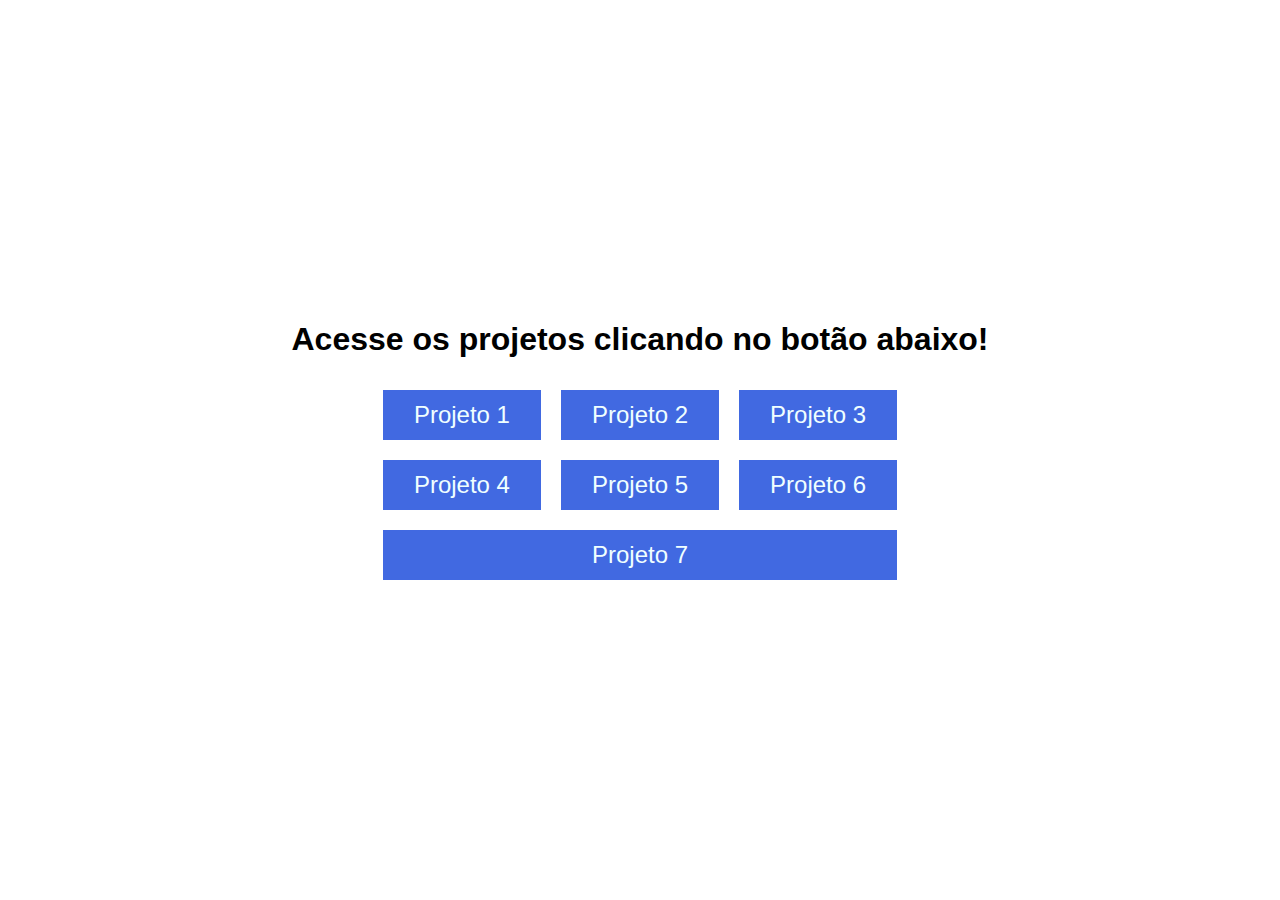
<file: index.html>
<!DOCTYPE html>
<html lang="pt-BR">
<head>
    <meta charset="UTF-8">
    <meta http-equiv="X-UA-Compatible" content="IE=edge">
    <meta name="viewport" content="width=device-width, initial-scale=1.0">
    <link rel="stylesheet" href="./styles.css">
    <title>Desáfios - Frontend Mentor</title>
</head>
<body>
    <main class="main">
        <h1>Acesse os projetos clicando no botão abaixo!</h1>
        <div class="grid">
            <a href="/project1">Projeto 1</a>
            <a href="/project2">Projeto 2</a>
            <a href="/project3">Projeto 3</a>
            <a href="/project4">Projeto 4</a>
            <a href="/project5">Projeto 5</a>
            <a href="/project6">Projeto 6</a>
            <a href="/project7">Projeto 7</a>
        </div>
    </main>
</body>
</html>
</file>
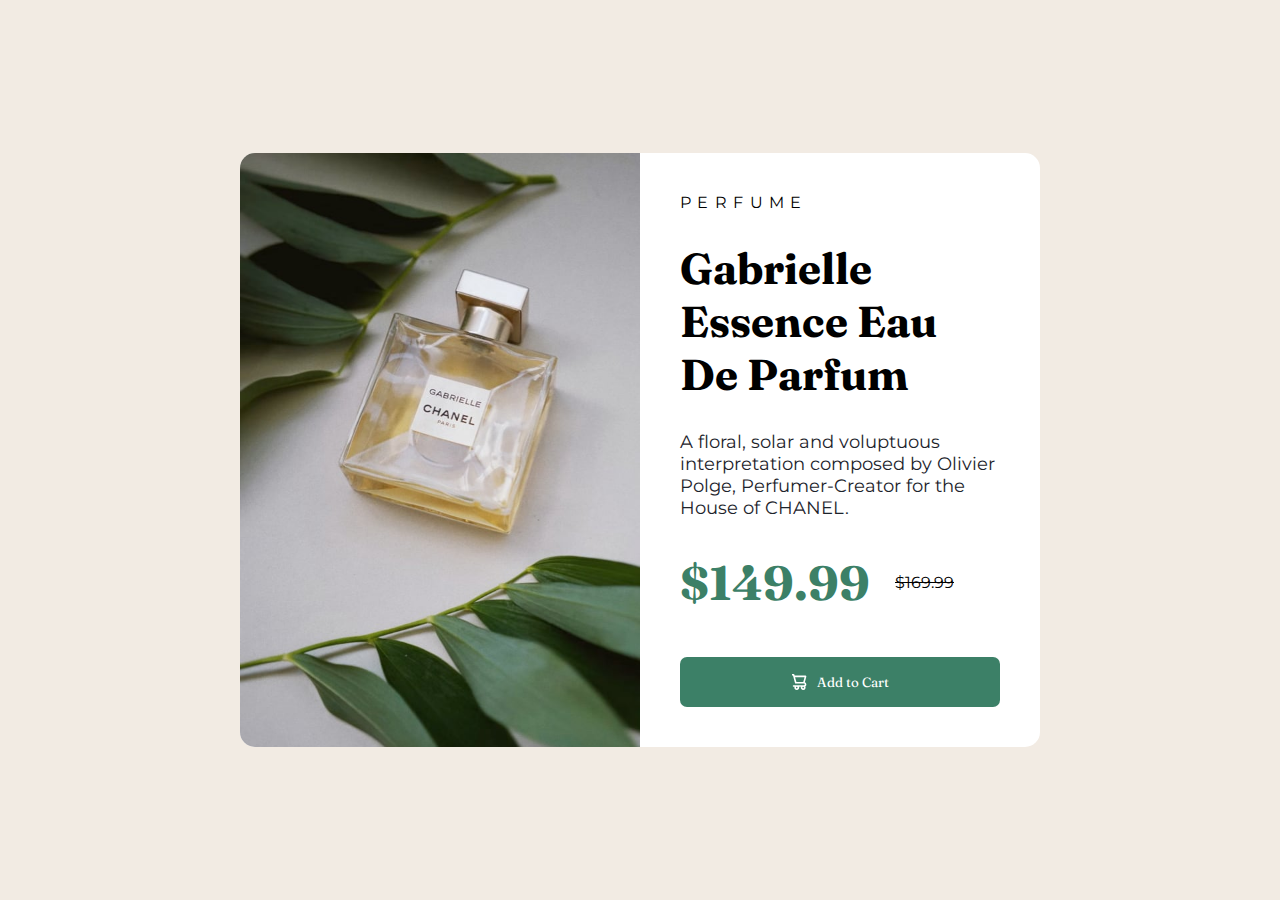
<file: project1/index.html>
<!DOCTYPE html>
<html lang="en">
<head>
  <meta charset="UTF-8">
  <meta name="viewport" content="width=device-width, initial-scale=1.0"> <!-- displays site properly based on user's device -->

  <link rel="stylesheet" href="styles.css">

  <link rel="icon" type="image/png" sizes="32x32" href="./images/favicon-32x32.png">
  
  <title>Project 1 - Front-End Mentor</title>
</head>
<body>

  <main class="container">
    <section class="popup">
      <div class="columns">
      </div>
      <div class="columns">
        <span>PERFUME</span>
        <h1>Gabrielle Essence Eau De Parfum</h1>

        <p>A floral, solar and voluptuous interpretation composed by Olivier Polge, 
          Perfumer-Creator for the House of CHANEL.
        </p>
        <div class="price">
          <h2>$149.99</h2>
          <s>$169.99</s>
        </div>

        <button>
          <img src="images/icon-cart.svg" alt="carrinho"/>
          Add to Cart
        </button>
      </div>
    </section>

  </main>

</body>
</html>
</file>
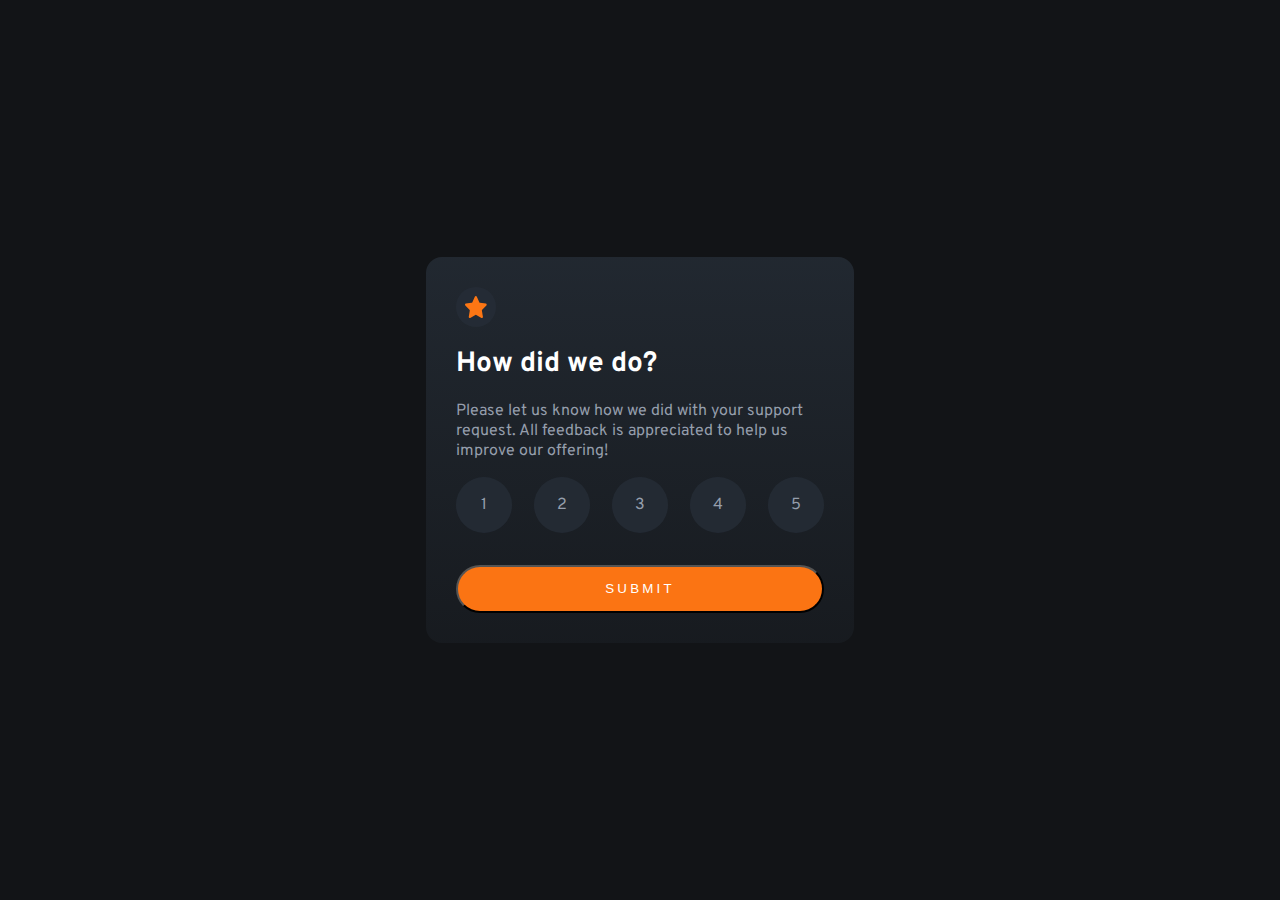
<file: project2/index.html>
<!DOCTYPE html>
<html lang="en">
<head>
  <meta charset="UTF-8">
  <meta name="viewport" content="width=device-width, initial-scale=1.0"> <!-- displays site properly based on user's device -->

  <link rel="icon" type="image/png" sizes="32x32" href="./images/favicon-32x32.png">
  <link rel="stylesheet" href="styles.css">
  
  <title>Project 2 - Front-end Mentor</title>
</head>
<body>

  <main class="container">
    <section class="popup" id="firstStep">
      <div class="icon-div">
        <img src="images/icon-star.svg" alt="star-icon"/>
      </div>

      <h1>How did we do?</h1>
      <p>Please let us know how we did with your support request. All feedback is appreciated 
        to help us improve our offering!
      </p>

      <form id="form">
        <div class="form-container">
          <label class="label-radio">
            <div class="div-radio">
              <span>1</span>
              <input type="radio" name="r1" class="radio" value="1">
            </div>
          </label>
          <label class="label-radio">
            <div class="div-radio">
              <span>2</span>
              <input type="radio" name="r1" class="radio" value="2">
            </div>
          </label>
          <label class="label-radio">
            <div class="div-radio">
              <span>3</span>
              <input type="radio" name="r1" class="radio" value="3">
            </div>
          </label>
          <label class="label-radio">
            <div class="div-radio">
              <span>4</span>
              <input type="radio" name="r1" class="radio" value="4">
            </div>
          </label>
          <label class="label-radio">
            <div class="div-radio">
              <span>5</span>
              <input type="radio" name="r1" class="radio" value="5">
            </div>
          </label>
        </div>
        <button type="submit" id="button"> Submit</button>
      </form>
    </section>

    <section class="popup invisible" id="thankspage">
      <div class="containerThanks">
        <img src="images/illustration-thank-you.svg" alt="star icon illustration"/>
        <div class="styleSelected">
          <p>You selected <span id="value"></span> out of 5</p>
        </div>
        <h1>Thank you!</h1>
        <p>
          We appreciate you taking the time to give a rating. If you ever need more support, 
          don't hesitate to get in touch!
        </p>
      </div>
    </section>
  </main>

  <script>
    var form = document.querySelector('#form')
    var botao = document.querySelector('#button')
    var text = document.querySelector('#value')
    var step1 = document.querySelector('#firstStep')
    var step2 = document.querySelector('#thankspage')


      botao.addEventListener('click', function (e){
        e.preventDefault();
        if(form.r1.value !== ''){
          text.textContent = form.r1.value
          console.log(form.r1.value);
          step1.classList.add("invisible")
          step2.classList.remove("invisible")
        }else{
          alert('Select a note!')
        }
      })



</script>
</body>
</html>
</file>
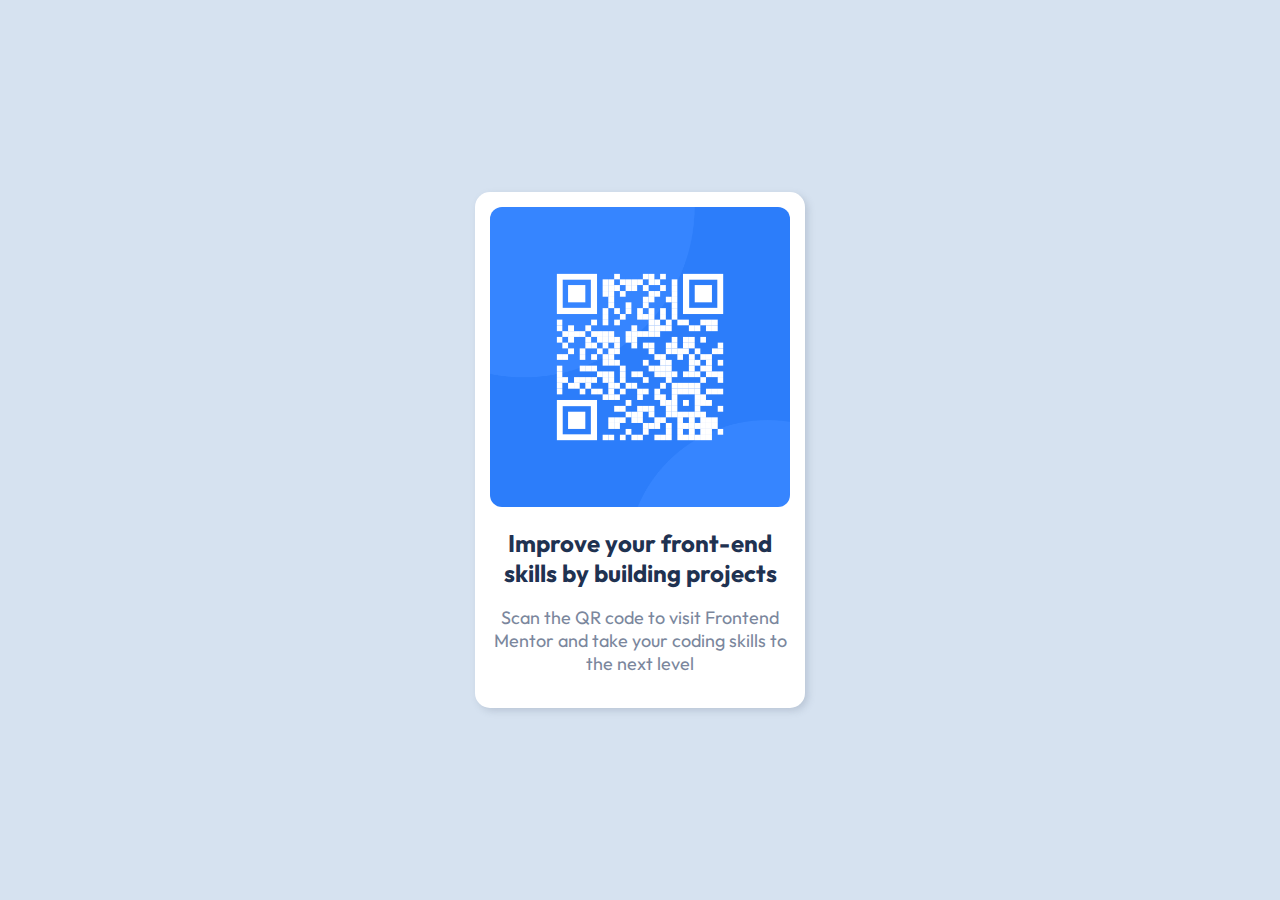
<file: project3/index.html>
<!DOCTYPE html>
<html lang="en">
<head>
  <meta charset="UTF-8">
  <meta name="viewport" content="width=device-width, initial-scale=1.0"> <!-- displays site properly based on user's device -->

  <link rel="icon" type="image/png" sizes="32x32" href="./images/favicon-32x32.png">
  <link rel="stylesheet" href="styles.css">
  <title>Frontend Mentor | QR code component</title>
</head>
<body class="container">
  <main class="popup">

    <img src="./images/image-qr-code.png" alt="image QR code">

    <h1>Improve your front-end skills by building projects</h1>

    <p>
      Scan the QR code to visit Frontend Mentor and take your coding 
      skills to the next level
    </p>
    

  </main>
</body>
</html>
</file>
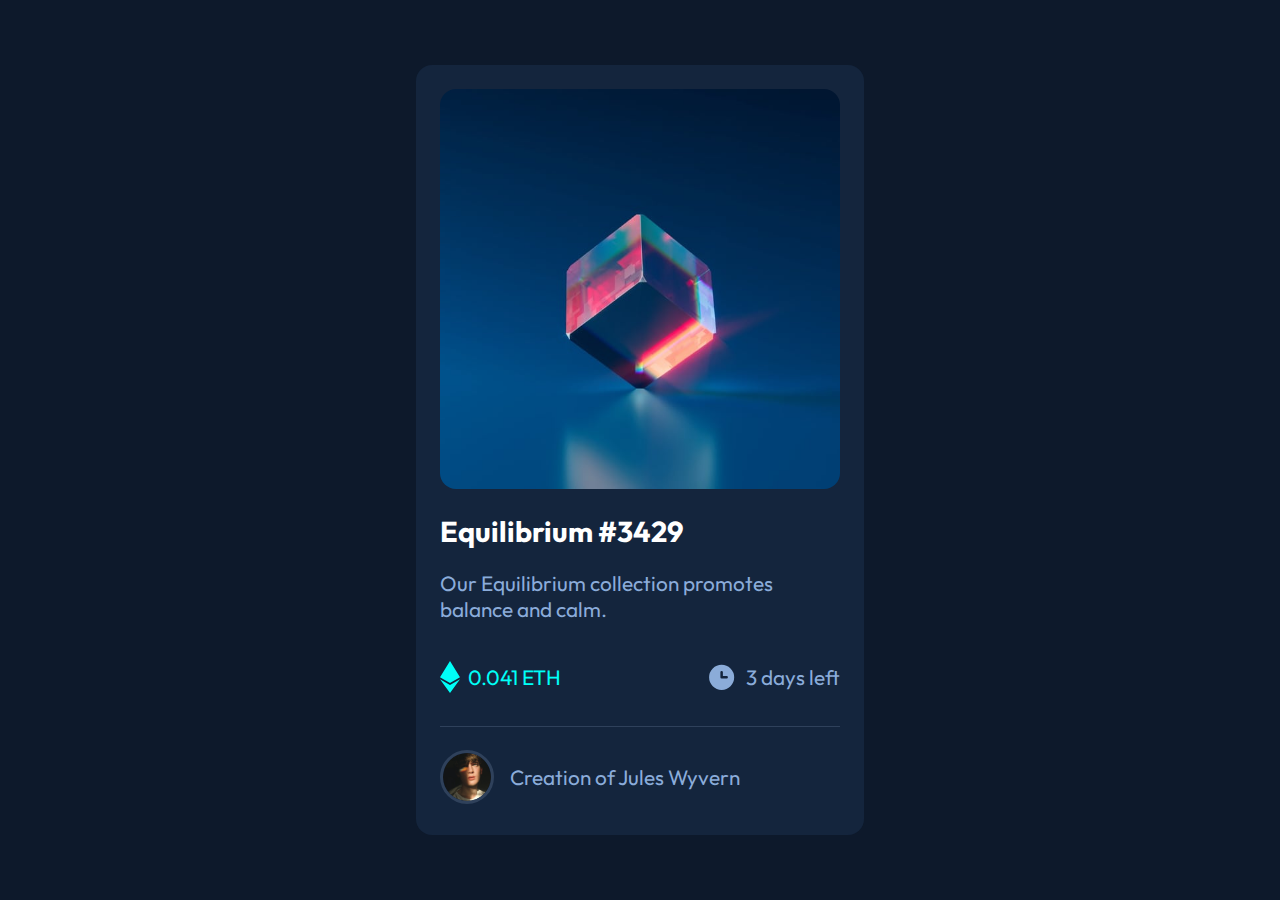
<file: project4/index.html>
<!DOCTYPE html>
<html lang="en">
<head>
  <meta charset="UTF-8">
  <meta name="viewport" content="width=device-width, initial-scale=1.0"> <!-- displays site properly based on user's device -->

  <link rel="icon" type="image/png" sizes="32x32" href="./images/favicon-32x32.png">
  <link rel="stylesheet" href="styles.css">
  
  <title>Frontend Mentor | NFT preview card component</title>

</head>
<body class="container">
  <main class="popup">
    <div class="imageContainer">
      <img src="images/image-equilibrium.jpg" alt="nft Equilibrium" class="imageEquilibrium">
      <div class="divView">
        <img src="images/icon-view.svg" alt="icon-view">
      </div>
    </div>

    <h1><a href="#">Equilibrium #3429</a></h1>

    <p>Our Equilibrium collection promotes balance and calm.</p>

    <section class="details">
      <div class="sectionDetail">
        <img src="images/icon-ethereum.svg" alt="icone do ethereum" >
        <p>0.041 ETH</p>
      </div>
      <div class="sectionDetail">
        <img src="images/icon-clock.svg" alt="icone de relogio">
        <p>3 days left</p>
      </div>
    </section>

    <div class="author">
      <img src="images/image-avatar.png" alt="foto do criador">
      <p>Creation of <a href="#">Jules Wyvern</a></p>
    </div>
  </main>
</body>
</html>
</file>
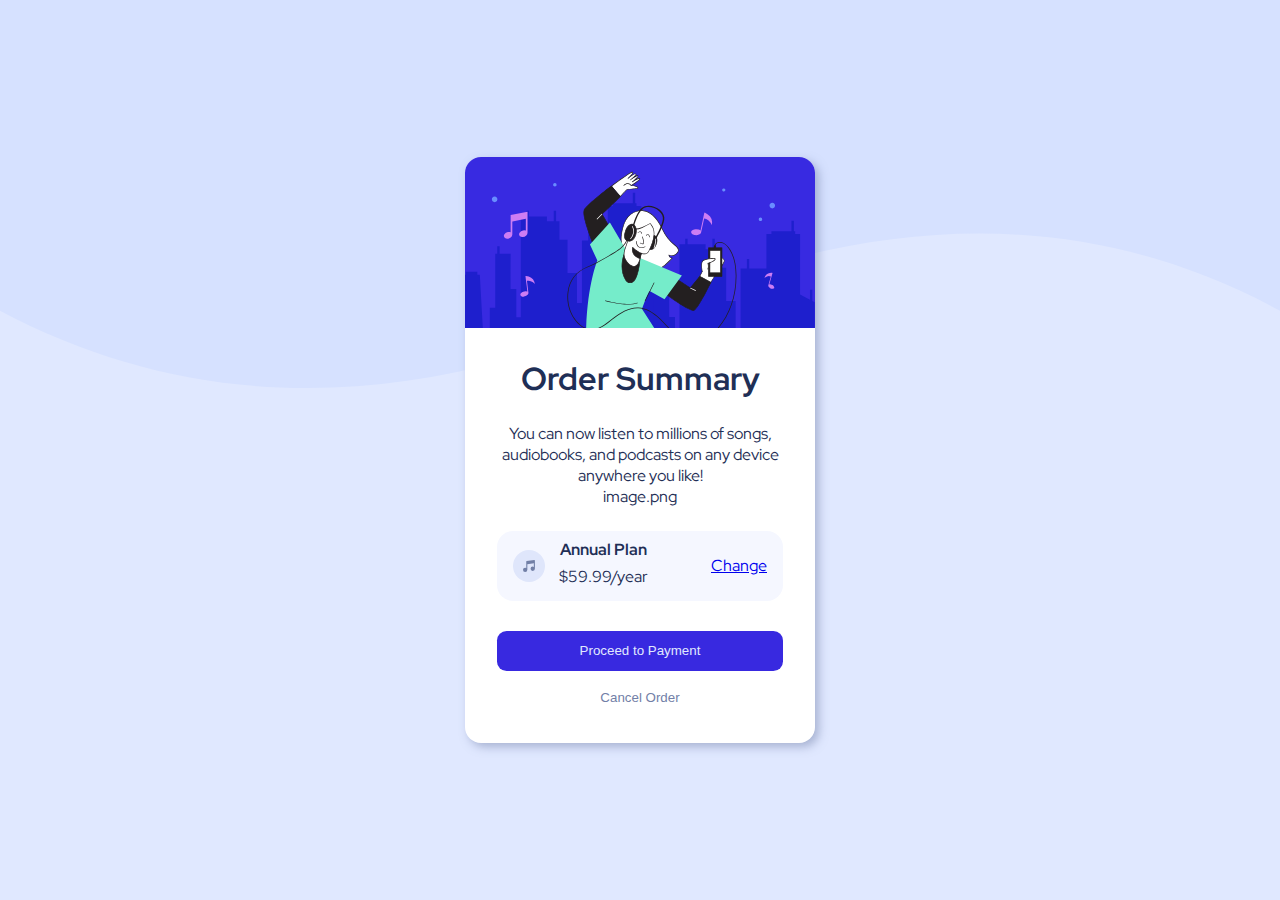
<file: project5/index.html>
<!DOCTYPE html>
<html lang="en">
<head>
  <meta charset="UTF-8">
  <meta name="viewport" content="width=device-width, initial-scale=1.0"> <!-- displays site properly based on user's device -->

  <link rel="icon" type="image/png" sizes="32x32" href="./images/favicon-32x32.png">
  <link href="./styles.css" rel="stylesheet">
  
  <title>Frontend Mentor | Order summary card</title>

</head>
<body class="container">
  <main class="card">
    <img src="images/illustration-hero.svg" alt="Ilustration Hero" class="image"/>

    <section class="card-content">  
      <h1>Order Summary</h1>
      <p>You can now listen to millions of songs, audiobooks, and podcasts on any device anywhere you like!</p>
      image.png
      <section class="details">
          <img src="images/icon-music.svg" alt="icon music">
          <section>
            <strong>Annual Plan</strong>
            <p>$59.99/year</p>
          </section>
        <a href="#">Change</a>
      </section>
      <button>
        Proceed to Payment
      </button>
      <button>
        Cancel Order
      </button>
    </section>
  </main>
</body>
</html>
</file>
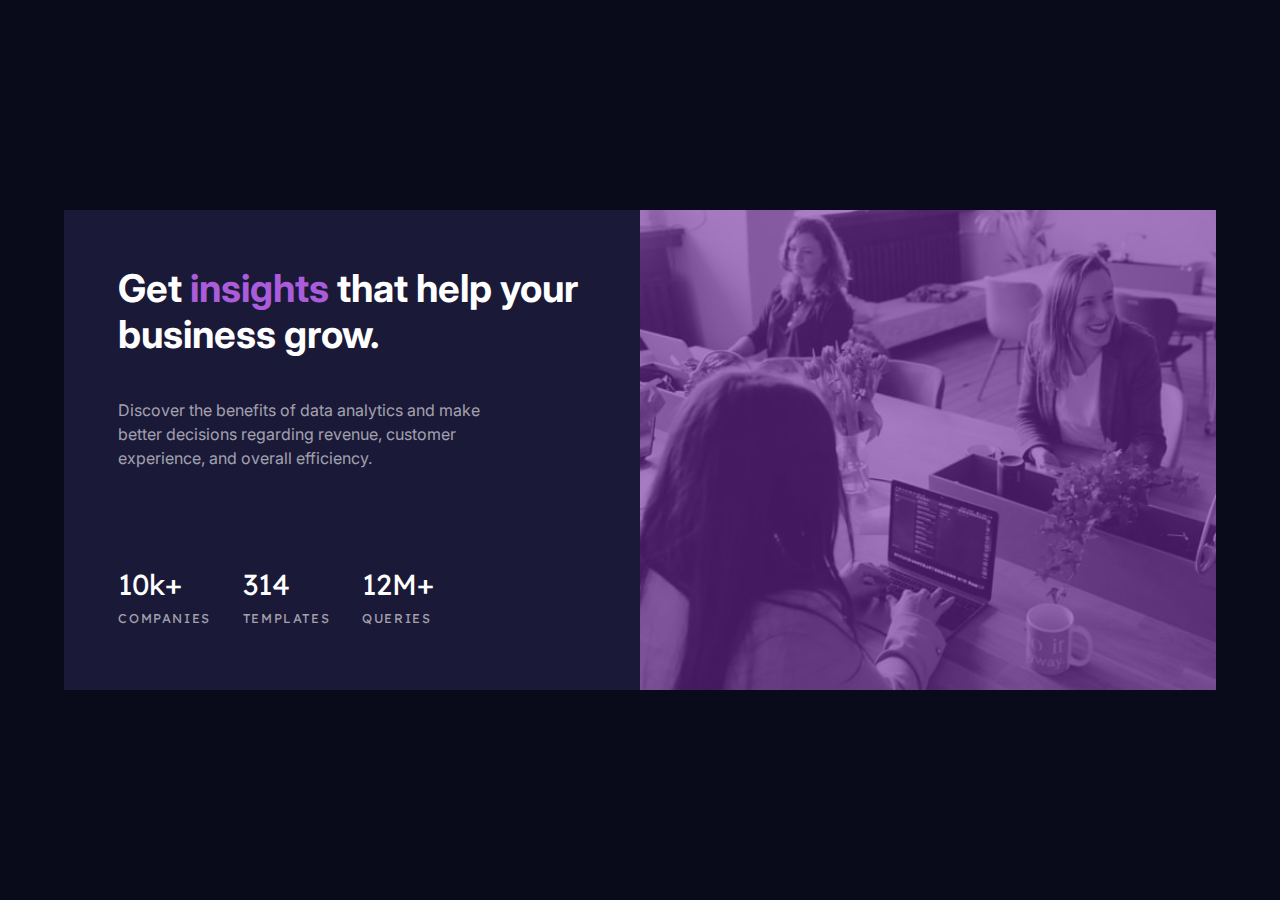
<file: project6/index.html>
<!DOCTYPE html>
<html lang="en">
<head>
  <meta charset="UTF-8">
  <meta name="viewport" content="width=device-width, initial-scale=1.0">

  <link rel="icon" type="image/png" sizes="32x32" href="./images/favicon-32x32.png">
  <link href="styles.css" rel="stylesheet">
  
  <title>Frontend Mentor | Stats preview card component</title>

</head>
<body class="container">
  <main class="card">
    <section class="textBlock">
      <h1>Get <span>insights</span> that help your business grow.</h1>

      <p>Discover the benefits of data analytics and make better decisions regarding revenue, customer 
        experience, and overall efficiency.
      </p>

      <section class="numbersSection">
        <article>
          <h2>10k+</h2>
          <h3>Companies</h3>
        </article>
        <article>
          <h2>314</h2>
          <h3>templates</h3>
        </article>
        <article>
          <h2>12M+</h2>
          <h3>queries</h3>
        </article>
      </section>
    </section>
    <section class="imageBlock">
      <picture>
        <source media="(min-width:500px)" srcset="images/image-header-desktop.jpg" class="imagem">
        <source media="(max-width:501px)" srcset="images/image-header-mobile.jpg" class="imagem">
        <img src="images/image-header-desktop.jpg" alt="Image Header" class="imagem">
      </picture>
    </section>
  </main>
</body>
</html>
</file>
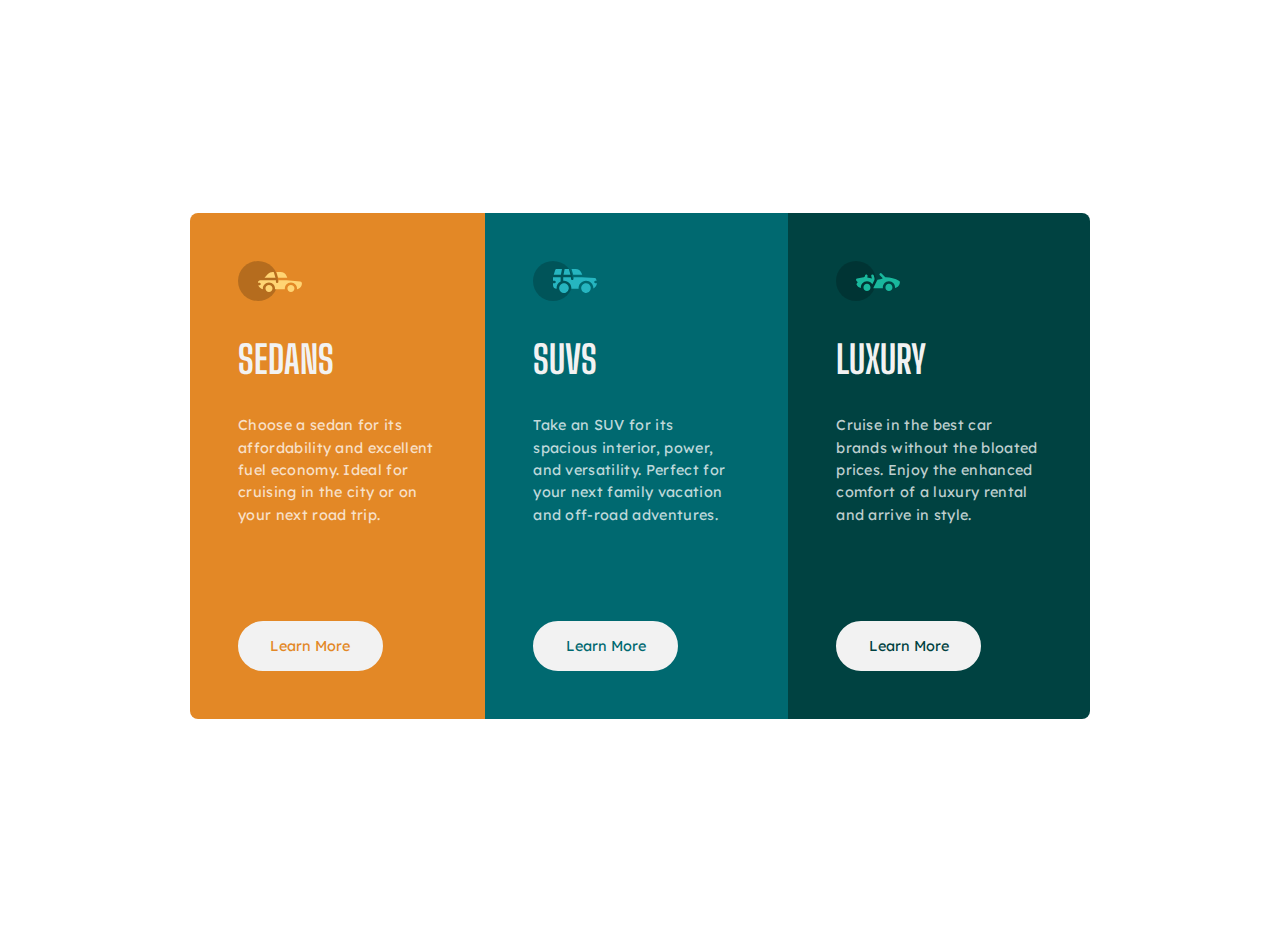
<file: project7/index.html>
<!DOCTYPE html>
<html lang="en">
<head>
  <meta charset="UTF-8">
  <meta name="viewport" content="width=device-width, initial-scale=1.0"> <!-- displays site properly based on user's device -->

  <link rel="icon" type="image/png" sizes="32x32" href="./images/favicon-32x32.png">
  <link rel="stylesheet" href="styles.css">
  
  <title>Frontend Mentor | 3-column preview card component</title>

</head>
<body class="container">
  <main class="wrapper">
    <section class="cards sedans">
      <img src="images/icon-sedans.svg" alt="Icon sedans car">
      <h2>Sedans</h2>
      <p>Choose a sedan for its affordability and excellent fuel economy. Ideal for cruising in the city 
        or on your next road trip.</p>
        <button>Learn More</button>
    </section>
      
    <section class="cards suvs">
      <img src="images/icon-suvs.svg" alt="Icon sedans car">
      <h2>SUVs</h2>
      <p>Take an SUV for its spacious interior, power, and versatility. Perfect for your next family vacation 
        and off-road adventures.</p>
        <button>Learn More</button>
    </section>
        
    <section class="cards luxury">
      <img src="images/icon-luxury.svg" alt="Icon sedans car">
      <h2>Luxury</h2>
      <p>
        Cruise in the best car brands without the bloated prices. Enjoy the enhanced comfort of a luxury 
        rental and arrive in style.</p>
        <button>Learn More</button>
    </section>
  </main>
</body>
</html>
</file>
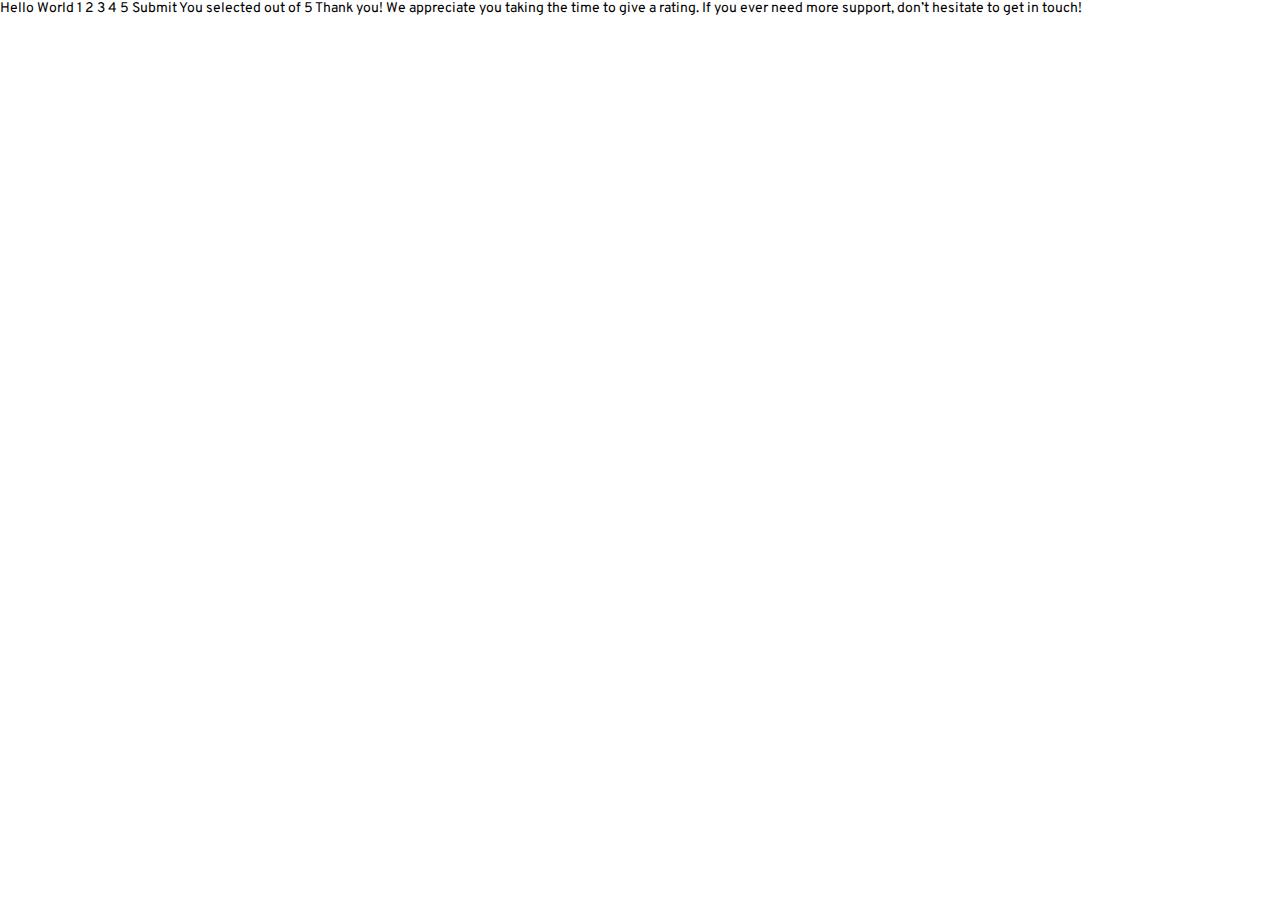
<file: project2/thanks.html>
<!DOCTYPE html>
<html lang="en">
<head>
  <meta charset="UTF-8">
  <meta name="viewport" content="width=device-width, initial-scale=1.0"> <!-- displays site properly based on user's device -->

  <link rel="icon" type="image/png" sizes="32x32" href="./images/favicon-32x32.png">
  <link rel="stylesheet" href="styles.css">
  
  <title>Project 2 - Front-end Mentor</title>
</head>
    <body>

        Hello World

          <!-- Rating state start -->

 



  1 2 3 4 5

  Submit

  <!-- Rating state end -->

  <!-- Thank you state start -->

  You selected <!-- Add rating here --> out of 5

  Thank you!

  We appreciate you taking the time to give a rating. If you ever need more support, 
  don’t hesitate to get in touch!

  <!-- Thank you state end -->

    </body>
</html>
</file>
<file: styles.css>
*{
    padding: 0;
    margin: 0;
    font-family: sans-serif;
}

.main{
    display: flex;
    align-items: center;
    justify-content: center;
    flex-direction: column;
    width: 100vw;
    height: 100vh;
    text-align: center;
}

.grid{
    display: grid;
    grid-template-columns: auto auto auto;
    
    gap: 20px;
    margin-top: 2rem;
}

.grid a{
    background-color: royalblue;
    padding: 10px 30px;
    color: azure;
    text-decoration: none;
    font-size: 24px;
    text-align: center;
    transition: all 1s;
    border: 1px solid royalblue;

}

.grid a:hover{
    background-color: transparent;
    color: royalblue;
    box-shadow: 0px 0px 15px #00000060;
    border: 1px solid royalblue;
    transform: scale(1.2);
}


a:nth-last-child(1){
    grid-column-start: 1;
    grid-column-end: 4;
}
</file>
<file: project1/styles.css>
@import url('https://fonts.googleapis.com/css2?family=Montserrat&family=Fraunces:wght@400;700&display=swap');

:root{
    --dark-cyan: hsl(158, 36%, 37%);
    --cream: hsl(30, 38%, 92%);

    --very-dark-blue: hsl(212, 21%, 14%);
    --dark-grayish-blue: hsl(228, 12%, 48%);
    --white: hsl(0, 0%, 100%);
}

body{
    padding: 0px;
    margin: 0px;
    box-sizing: border-box;
    font-family: 'Montserrat', sans-serif;
}

.container{
    background-color: var(--cream);
    height: 100vh;
    width: 100vw;
    display: flex;
    justify-content: center;
    align-items: center;
}

.popup{
    display: flex;
    flex-direction: row;
    background-color: var(--white);
    max-width: 800px;
    width: 90%;

    border-radius: 15px;
}

.image{
    width: 500px;
}

.columns{
    min-width: 50%;
    width: 50%;
    padding: 40px;
    box-sizing: border-box;
}

.columns:nth-child(1){
    background-image: url(./images/image-product-desktop.jpg);
    background-size: cover;
    border-radius: 15px 0px  0px 15px;
}

span{
    letter-spacing: 0.4rem;
}

.price{
    display: flex;
    align-items: center;
    height: 90px;
}

.price h2{
    margin-right: 25px;
    color: var(--dark-cyan);
    font-size: 3rem;
    font-family: Fraunces;
}

h1{
    margin: 30px 0;
    font-family: Fraunces;
    font-size: 2.7rem;
}

button{
    font-family: Fraunces;
    color: var(--white);
    border: 0;
    height: 50px;
    width: 100%;
    background-color: var(--dark-cyan);
    border-radius: 7px;
    margin-top: 30px;

    display: flex;
    justify-content: center;
    align-items: center;

    transition: all 0.7s;
    cursor: pointer;
}

button:hover{
    background-color: var(--very-dark-blue);
}

button img{
    margin-right: 10px;
}

p{
    font-size: 18px;
    color: var(--very-dark-blue);
}

@media(max-width:730px){
    .popup{
        display: flex;
        flex-direction: column;
    }

    .columns{
        width: 100%;
    }

    .columns:nth-child(1){
        background-image: url(./images/image-product-mobile.jpg);
        background-size: cover;
        border-radius: 15px 15px  0px 0px;
        height: 350px;
    }
}
</file>
<file: project2/styles.css>
@import url('https://fonts.googleapis.com/css2?family=Overpass:wght@400;700&display=swap');

:root{
    --orange: hsl(25, 97%, 53%);

    --white: hsl(0, 0%, 100%);
    --light-grey: hsl(217, 12%, 63%);
    --medium-grey: hsl(216, 12%, 54%, 0.5);
    --dark-blue: hsl(213, 19%, 18%, 0.8);
    --very-dark-blue: hsl(216, 12%, 8%);
}

body{
    padding: 0;
    margin: 0;
    font-family: 'Overpass';
    font-size: 0.875rem;
}

.container{
    display: flex;
    justify-content: center;
    align-items: center;
    background-color: var(--very-dark-blue);
    height: 100vh;
    width: 100vw;
}

.popup{
    background-image: linear-gradient(var(--dark-blue) 0%, var(--very-dark-blue) 150% );
    max-width: 23rem;
    width: 90%;
    border-radius: 1rem;
    padding: 1.875rem;
}

.popup h1{
    color: var(--white);
}

.popup p{
    color: var(--light-grey);
    font-size: 1rem;
    margin-bottom: 1rem;
}

.icon-div{
    height: 2.5rem;
    width: 2.5rem;
    background-color: var(--dark-blue);
    display: flex;
    justify-content: center;
    align-items: center;
    border-radius: 1.25rem;
}

.icon-div img{
    width: 1.4rem;
    height: 1.4rem;
}

.div-radio{
    background-color: var(--dark-blue);
    width: 3.5rem;
    height: 3.5rem;
    display: flex;
    justify-content: center;
    align-items: center;
    color: var(--light-grey);
    border-radius: 2rem;
    font-size: 1rem;
    transition: all 0.7s;
}

.div-radio:has(input:checked){
    background-color: var(--medium-grey);
}

.div-radio:hover{
    cursor: pointer;
    background-color: var(--orange);
    color: var(--white);
}

.form-container{
    display: flex;
    justify-content: space-between;
}

input{
    height: 100%;
    width: 100%;
    display: none;
}

button{
    margin-top: 2rem;
    width: 100%;
    height: 3rem;
    color: var(--white);
    background-color: var(--orange);
    border-radius: 5rem;
    text-transform: uppercase;
    letter-spacing: 0.2rem;
    cursor: pointer;

    transition: all 0.8s;
}

button:hover{
    color: var(--orange);
    background-color: var(--white);
}

.styleSelected{
    background-color: var(--dark-blue);
    padding: 10px 20px;
    margin-top: 1.2rem;
    border-radius: 20rem;

}

.styleSelected p{
    margin: 0px;
    color: var(--orange);
}

.invisible{
    display: none;
}

.containerThanks{
    display: flex;
    flex-direction: column;
    justify-content: center;
    align-items: center;
}

.containerThanks p{
    text-align: center;
}

@media(max-width:480px){
    .popup{
        width: 70%;
    }

    .div-radio{
        width: 2.5rem;
        height: 2.5rem;
        font-size: 0.8rem;
    }
}
</file>
<file: project3/styles.css>
@import url('https://fonts.googleapis.com/css2?family=Outfit:wght@400;700&display=swap');

:root{
    --white: hsl(0, 0%, 100%);
    --light-gray: hsl(212, 45%, 89%);
    --grayish-blue: hsl(220, 15%, 55%);
    --grayish-blue-shadow: hsl(220, 15%, 55%, 0.3);
    --dark-blue: hsl(218, 44%, 22%);

    font-size: 15px;
    font-family: 'Outfit';
}

.container{
    display: flex;
    align-items: center;
    justify-content: center;

    box-sizing: border-box;
    padding: 0px;
    margin: 0px;

    background-color: var(--light-gray);
    height: 100vh;
    width: 100vw;
}

.popup{
    background-color: var(--white);
    max-width: 300px;
    width: 90%;
    padding: 1rem;
    border-radius: 1rem;
    text-align: center;
    box-shadow: 3px 3px 7px var(--grayish-blue-shadow);
}

.popup img{
    width: 100%;
    border-radius: 0.8rem;
}

.popup h1{
    font-size: 1.6rem;
    color: var(--dark-blue);
}

.popup p{
    font-size: 1.2rem;
    color: var(--grayish-blue);
}
</file>
<file: project4/styles.css>
@import url('https://fonts.googleapis.com/css2?family=Outfit:wght@400;700&display=swap');

:root{
--soft-blue: hsl(215, 51%, 70%);
--cyan-900: hsl(178, 100%, 50%);
--cyan-400: hsl(178, 100%, 50%, 0.7);

--very-dark-blue-bg: hsl(217, 54%, 11%);
--very-dark-blue-card: hsl(216, 50%, 16%);
--very-dark-blue-line: hsl(215, 32%, 27%);
--white: hsl(0, 0%, 100%);
}

.container{
    padding: 0px;
    margin: 0px;
    box-sizing: border-box;

    display: flex;
    align-items: center;
    justify-content: center;

    height: 100vh;
    width: 100vw;
    background-color: var(--very-dark-blue-bg);

    font-family: 'Outfit';
    font-size: 1.3rem;
    color: var(--white);
}

a{
    text-decoration: none;
    color: inherit;
    transition: all 0.8s;
}

a:hover{
    color: var(--cyan-900);
}

.popup{
    max-width: 400px;
    width: 90%;
    background-color: var(--very-dark-blue-card);
    padding: 1.5rem;
    border-radius: 1rem;
}

.popup p{
    color: var(--soft-blue);
}

.popup h1{
    font-size: 1.8rem;
}

.imageEquilibrium{
    width: 100%;
    border-radius: 1rem;
    background-color: var(--cyan-900);
}

.divView{
    position: absolute;
    top: 0;
    right: 0;
    bottom: 0;
    left: 0;

    height: 98.2%;
    width: 100%;
    display: flex;
    justify-content: center;
    align-items: center;
    background-color: var(--cyan-400);
    border-radius: 1rem;
    transition: all 0.8s;

    opacity: 0;
}

.divView:hover{
    opacity: 1;
    cursor: pointer;
}

.imageContainer{
    position: relative;
}

.details{
    display: flex;
    justify-content: space-between;
    align-items: center;
    border-bottom: 1px solid var(--very-dark-blue-line);
    padding-bottom: 1rem;
}

.sectionDetail{
    display: flex;
    justify-content: center;
    align-items: center;
}

.sectionDetail:nth-child(1) p{
    color: var(--cyan-900);
}

.sectionDetail img{
    height: 2rem;
    padding-right: 0.5rem;
}

.author{
    display: flex;
    align-items: center;
    margin-top: 1rem;
}

.author img{
    width: 3rem;
    margin-right: 1rem;
    border: 3px solid var(--very-dark-blue-line);
    border-radius: 50%;
}
</file>
<file: project5/styles.css>
@import url('https://fonts.googleapis.com/css2?family=Red+Hat+Display:wght@400;700&display=swap');
 
:root{
    --pale-blue: hsl(225, 100%, 94%);
    --bright-blue: hsl(245, 75%, 52%);
    --bright-blue-hover: hsl(245, 83%, 68%);
    --very-pale-blue: hsl(225, 100%, 98%);
    --desaturated-blue: hsl(224, 23%, 55%);
    --desaturated-blue-500: hsl(224, 23%, 55%, 0.5);
    --dark-blue: hsl(223, 47%, 23%);

    --black: hsl(0, 0%, 0%);
    --white:hsl(0, 0%, 100%);

}

*{
    margin: 0rem;
    padding: 0rem;
}

body{
    margin: 0rem;
    padding: 0rem;
    box-sizing: border-box;

    z-index: 2;
    position: relative;
    font-family: 'Red Hat Display';
    font-size: 1rem;
    
}

.container{
    z-index: 3;
    position: relative;
    display: flex;
    justify-content: center;
    align-items: center;

    background-image: url(images/pattern-background-desktop.svg);
    background-color:  hsl(225deg, 100%, 94%);
    background-position: top;
    background-repeat: no-repeat;
    background-size: contain;
    
    min-width: 100vw;
    min-height: 100vh;
}

.card{
    max-width: 21.875rem;
    width: 90%;
    background-color: var(--white);
    border-radius: 1rem;
    box-shadow: 0.25rem 0.25rem 0.625rem var(--desaturated-blue-500);

}

.card-content{
    padding: 1.5rem 2rem;
    text-align: center;
    color: var(--dark-blue);
}

.card-content h1{
    margin-bottom: 1.4rem;
}

.image{
    width: 100%;
    border-radius: 1rem 1rem 0 0;
}

.pattern{
    width:100vw;
    background-color: var(--desaturated-blue);
    
    z-index: 0;
    position: absolute;
}

.details{
    display: flex;
    justify-content: space-between;
    align-items: center;
    margin: 1.5rem 0;

    background-color: var(--very-pale-blue);
    padding: 0.5rem 1rem;
    border-radius: 1rem;
}

.details section{
    margin-left: -3.125rem;
}

.details p{
    margin: 0.375rem 0rem;
}

.details img{
    width: 2rem;
    height: 2rem;
}

.details a{
    transition:all 0.8s;

}
.details a:hover{
    color: var(--bright-blue-hover);
}

button{
    height: 2.5rem;
    width: 100%;
    margin: 0.375rem 0rem;
    border-radius: 0.6rem;
    border: 0;
    background-color: var(--bright-blue);
    color: var(--pale-blue);
    cursor: pointer;

    transition:all 0.8s;
}

button:hover{
    background-color: var(--bright-blue-hover);
}

button:nth-last-child(1){
    background-color: var(--white);
    color: var(--desaturated-blue);
    height: 1.875rem;
}

button:nth-last-child(1):hover{
    color: var(--black);
}

@media(max-width:37.5rem){
    .container{
        background-image: url(images/pattern-background-mobile.svg);
        background-color:  hsl(225deg, 100%, 94%);
        background-position: top;
        background-repeat: no-repeat;
        background-size: contain;
    }
}
</file>
<file: project6/styles.css>
@import url('https://fonts.googleapis.com/css2?family=Inter:wght@400;700&family=Lexend+Deca&display=swap');

:root{
    --very-dark-bg: hsl(233, 47%, 7%);
    --dark-desaturated-blue-card: hsl(244, 38%, 16%);
    --soft-violet: hsl(277, 64%, 61%);
    --soft-violet-image: hsl(277, 60%, 39%);

    --white:  hsl(0, 0%, 100%);
    --slightly-800: hsla(0, 0%, 100%, 0.75);
    --slightly-600: hsla(0, 0%, 100%, 0.6);
}

*{
    padding: 0rem;
    margin: 0rem;
    box-sizing: border-box;
    color: var(--white);
}

.container{
    height: 100vh;
    display: flex;
    justify-content: center;
    align-items: center;
    background-color: var(--very-dark-bg);
    font-family: 'Lexend Deca';
}

.card{
    display: flex;
    max-width: 75rem;
    width: 90%;
}

.card h1{
    font-size: 2.4rem;
    font-family: 'inter';
}

.textBlock{
    background-color: var(--dark-desaturated-blue-card);
    padding: 3.4rem;
    width: 50%;
}

.textBlock span{
    color: var(--soft-violet);
}

.textBlock p{
    color: var(--slightly-600);
    margin-top: 2.6rem;
    font-family: 'inter';
    font-size: 1rem;
    padding-right: 5rem;
    line-height: 1.5rem;
}


.imageBlock{
    width: 50%;
    background-color: var(--soft-violet-image);
}

.imagem{
    width: 100%;
    height: 100%;
    opacity: 0.4;
}

.numbersSection{
    margin-top: 6rem;
    display: flex;
    padding-right: 3rem;
}

.numbersSection article h2{
    font-size: 1.8rem;
    font-weight: 400;
}

.numbersSection article h3{
    color: var(--slightly-600);
    padding-right: 2rem;
    font-size: 0.8rem;
    text-transform: uppercase;
    letter-spacing: 0.1rem;
    font-weight: 400;
    margin-top: 0.5rem;
}

@media (max-width: 870px){
    .card{
        display: flex;
        flex-direction: column-reverse;
    }

    .card p{
        padding: 0rem;
    }

    .textBlock{
        width: 100%;
        text-align: center;
        padding: 1.7rem;
    }
    
    .imageBlock{
        width: 100%;
    }
    
    .numbersSection{
        display: flex;
        flex-direction: column;
        padding: 0rem;
        margin-top: 2rem;
    }
    
    .numbersSection article h3{
        padding: 0;
        margin: 0rem 0rem 1.2rem 0rem;
    }
}
</file>
<file: project7/styles.css>
@import url('https://fonts.googleapis.com/css2?family=Big+Shoulders+Display:wght@700&family=Lexend+Deca&display=swap');

:root{
--bright-orange: hsl(31, 77%, 52%);
--dark-cyan: hsl(184, 100%, 22%);
--very-dark-cyan: hsl(179, 100%, 13%);

--transparent-white: hsla(0, 0%, 100%, 0.75);
/* (paragraphs) */

--very-light-gray: hsl(0, 0%, 95%);
/* (background, headings, buttons) */
}

.container{
    padding: 0;
    margin: 0;
    box-sizing: border-box;
    display: flex;
    justify-content: center;
    align-items: center;
    margin: 1rem;
    height: 100vh;
}

.wrapper{
    display: flex;
    align-items: center;
    justify-content: center;
    flex-direction: row;
    max-width: 56.25rem;
    width: 90%;
}

.cards{
    padding: 3rem;
}

.cards h2{
    font-size: 2.4rem;
    font-family: 'Big Shoulders Display';
    text-transform: uppercase;
    color: var(--very-light-gray);
}

.cards p{
    font-family: 'Lexend Deca';
    color: var(--transparent-white);
    font-size: 0.9rem;
    line-height: 1.4rem;
    letter-spacing: 0.02rem;
    padding-bottom: 5rem;
}

.cards button{
    padding: 0.9rem 1.9rem;
    border-radius: 5rem;
    border: 2px solid var(--very-light-gray);
    font-family: 'Lexend Deca';
    background-color: var(--very-light-gray);
    font-size: 0.9rem;

    transition: all 0.6s;
    cursor: pointer;
}

.cards button:hover{
    background-color: transparent;
    color: var(--very-light-gray)
}

.sedans {
    background-color: var(--bright-orange);
    border-radius: 0.5rem 0 0 0.5rem;
}

.sedans button{
    color: var(--bright-orange);
}

.suvs{
    background-color: var(--dark-cyan);
}

.suvs button{
    color: var(--dark-cyan);
}

.luxury{
    background-color: var(--very-dark-cyan);
    border-radius: 0 0.5rem 0.5rem 0;
}

.luxury button{
    color: var(--very-dark-cyan);
}


@media(max-width:50rem){
    .container{
        height: 100%;
    }
    .wrapper{
        display: flex;
        flex-direction: column;
    }

    .sedans{
        border-radius: 0rem;
    }

    .luxury{
        border-radius: 0rem;
    }
}
</file>
